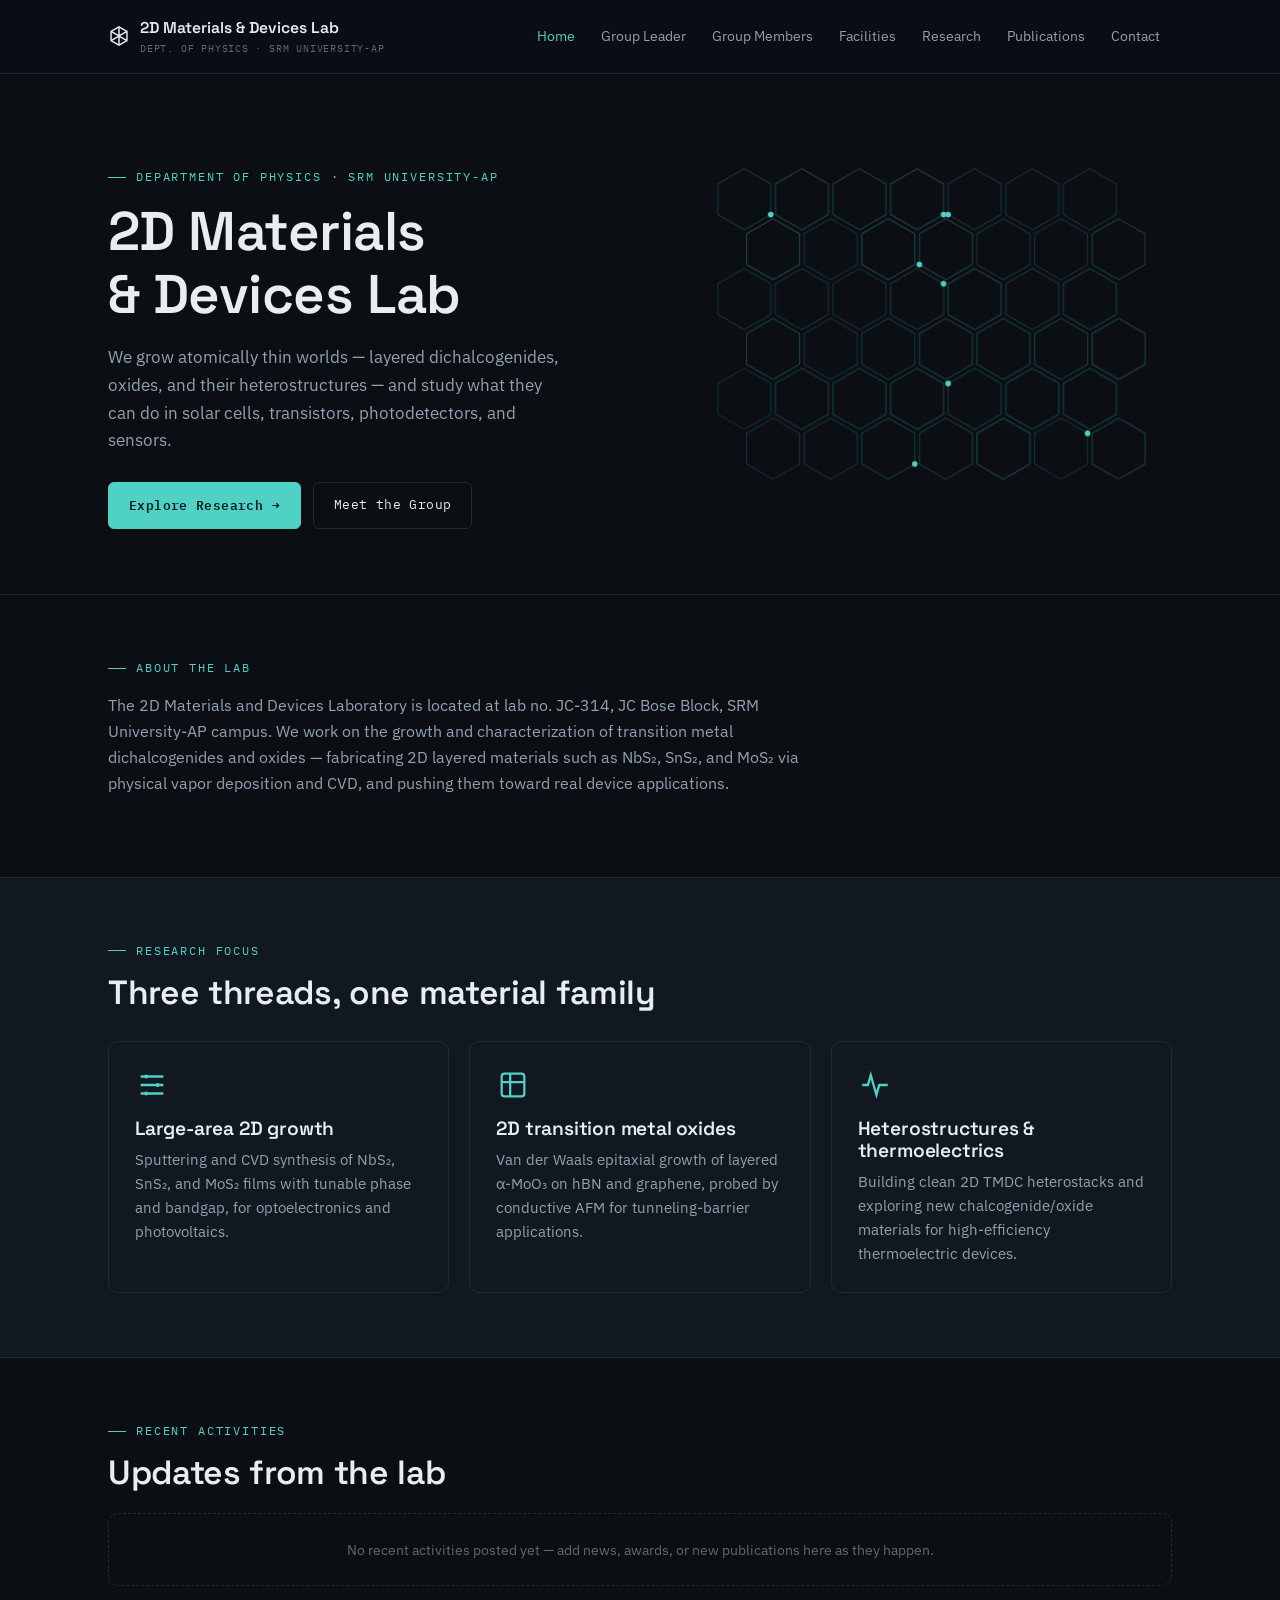
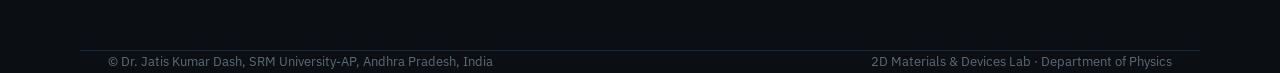
<file: index.html>
<!DOCTYPE html>
<html lang="en">
<head>
<meta charset="UTF-8">
<meta name="viewport" content="width=device-width, initial-scale=1.0">
<title>2D Materials &amp; Devices Lab — SRM University-AP</title>
<meta name="description" content="Research group of Dr. Jatis Kumar Dash, Department of Physics, SRM University-AP. Growth and characterization of 2D layered materials for device applications.">
<link rel="preconnect" href="https://fonts.googleapis.com">
<link href="https://fonts.googleapis.com/css2?family=Space+Grotesk:wght@500;600;700&family=IBM+Plex+Sans:wght@400;500&family=IBM+Plex+Mono:wght@400;500&display=swap" rel="stylesheet">
<link rel="icon" type="image/svg+xml" href="favicon.svg">
<link rel="stylesheet" href="css/style.css">
</head>
<body>

<header class="site-nav">
  <div class="nav-inner">
    <a class="brand" href="index.html">
      <svg class="brand-mark" viewBox="0 0 24 24" fill="none" stroke="currentColor" stroke-width="1.6"><path d="M12 2l8.66 5v10L12 22l-8.66-5V7z"/><path d="M12 2v20M3.34 7l8.66 5 8.66-5M3.34 17l8.66-5 8.66 5"/></svg>
      <span>2D Materials &amp; Devices Lab<small>Dept. of Physics · SRM University-AP</small></span>
    </a>
    <nav class="links">
      <a href="index.html">Home</a>
      <a href="group-leader.html">Group Leader</a>
      <a href="group-members.html">Group Members</a>
      <a href="facilities.html">Facilities</a>
      <a href="research.html">Research</a>
      <a href="publications.html">Publications</a>
      <a href="contact.html">Contact</a>
    </nav>
  </div>
</header>

<section class="hero">
  <div class="wrap hero-grid">
    <div>
      <div class="eyebrow">Department of Physics · SRM University-AP</div>
      <h1>2D Materials<br>&amp; Devices Lab</h1>
      <p class="lead">We grow atomically thin worlds — layered dichalcogenides, oxides, and their heterostructures — and study what they can do in solar cells, transistors, photodetectors, and sensors.</p>
      <div class="btn-row">
        <a href="research.html" class="btn btn-primary">Explore Research →</a>
        <a href="group-members.html" class="btn btn-ghost">Meet the Group</a>
      </div>
    </div>
    <div class="hero-lattice" style="color:var(--teal)" data-hex-lattice data-cols="7" data-rows="6" data-r="26" data-nodes="0.22"></div>
  </div>
</section>

<section>
  <div class="wrap">
    <div class="eyebrow">About the lab</div>
    <p style="max-width:70ch;font-size:1.02rem;">The 2D Materials and Devices Laboratory is located at lab no. JC-314, JC Bose Block, SRM University-AP campus. We work on the growth and characterization of transition metal dichalcogenides and oxides — fabricating 2D layered materials such as NbS₂, SnS₂, and MoS₂ via physical vapor deposition and CVD, and pushing them toward real device applications.</p>
  </div>
</section>

<section class="section-alt">
  <div class="wrap">
    <div class="eyebrow">Research Focus</div>
    <h2>Three threads, one material family</h2>
    <div class="grid grid-3" style="margin-top:28px;">
      <div class="card">
        <div class="icon"><svg viewBox="0 0 24 24" fill="none" stroke="currentColor" stroke-width="1.6"><path d="M4 6h16M4 12h16M4 18h16"/><circle cx="8" cy="6" r="1.4" fill="currentColor" stroke="none"/><circle cx="16" cy="12" r="1.4" fill="currentColor" stroke="none"/><circle cx="8" cy="18" r="1.4" fill="currentColor" stroke="none"/></svg></div>
        <h3>Large-area 2D growth</h3>
        <p>Sputtering and CVD synthesis of NbS₂, SnS₂, and MoS₂ films with tunable phase and bandgap, for optoelectronics and photovoltaics.</p>
      </div>
      <div class="card">
        <div class="icon"><svg viewBox="0 0 24 24" fill="none" stroke="currentColor" stroke-width="1.6"><rect x="4" y="4" width="16" height="16" rx="2"/><path d="M4 10h16M10 4v16"/></svg></div>
        <h3>2D transition metal oxides</h3>
        <p>Van der Waals epitaxial growth of layered α-MoO₃ on hBN and graphene, probed by conductive AFM for tunneling-barrier applications.</p>
      </div>
      <div class="card">
        <div class="icon"><svg viewBox="0 0 24 24" fill="none" stroke="currentColor" stroke-width="1.6"><path d="M3 12h4l2-7 4 14 2-7h6"/></svg></div>
        <h3>Heterostructures &amp; thermoelectrics</h3>
        <p>Building clean 2D TMDC heterostacks and exploring new chalcogenide/oxide materials for high-efficiency thermoelectric devices.</p>
      </div>
    </div>
  </div>
</section>

<section>
  <div class="wrap">
    <div class="eyebrow">Recent Activities</div>
    <h2>Updates from the lab</h2>
    <div class="empty-note" style="margin-top:20px;">No recent activities posted yet — add news, awards, or new publications here as they happen.</div>
  </div>
</section>

<footer class="wrap">
  <div>© Dr. Jatis Kumar Dash, SRM University-AP, Andhra Pradesh, India</div>
  <div>2D Materials &amp; Devices Lab · Department of Physics</div>
</footer>

<script src="js/data.js"></script>
<script src="js/render.js"></script>
<script src="js/main.js"></script>
<script src="js/effects.js"></script>
</body>
</html>
</file>
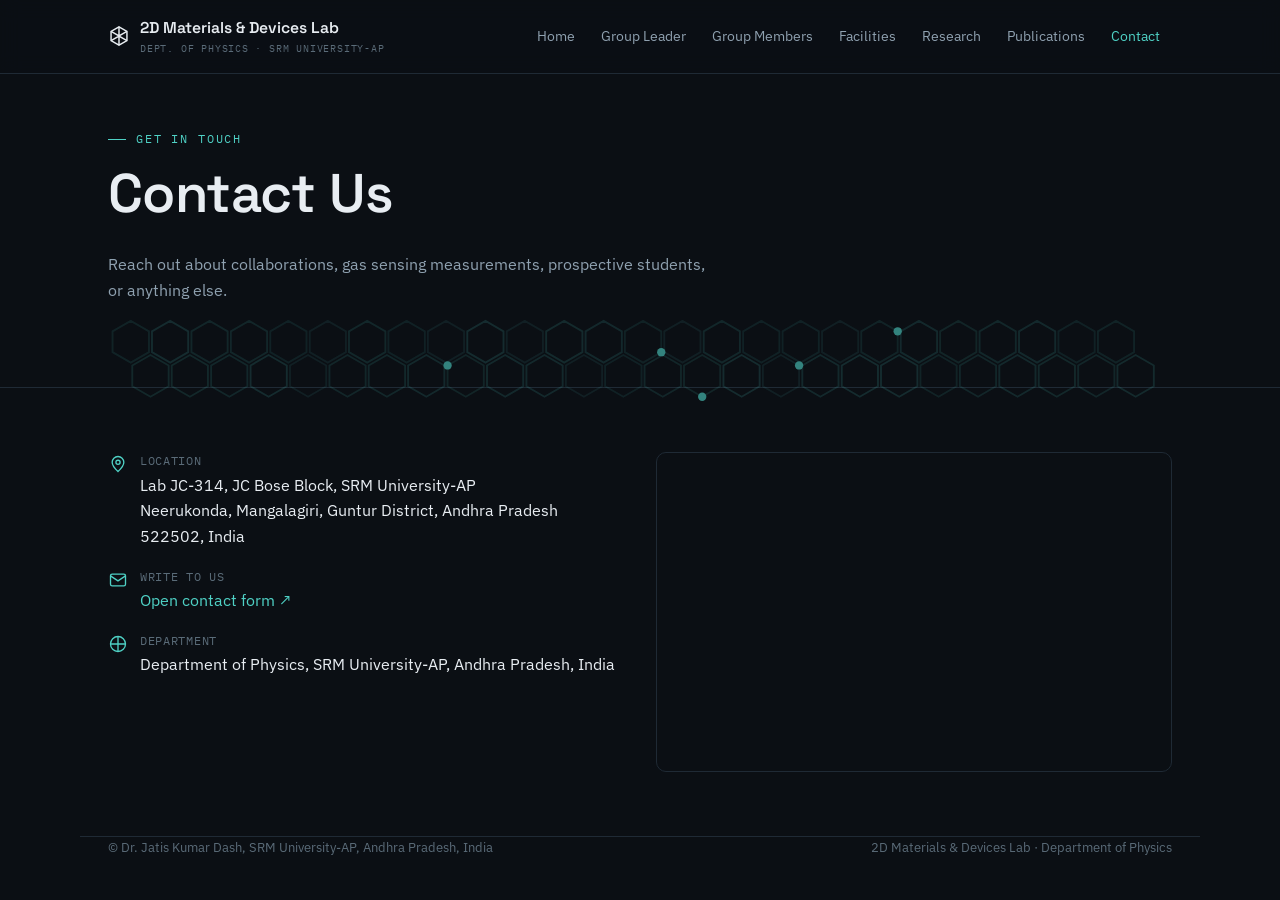
<file: contact.html>
<!DOCTYPE html>
<html lang="en">
<head>
<meta charset="UTF-8">
<meta name="viewport" content="width=device-width, initial-scale=1.0">
<title>Contact — 2D Materials &amp; Devices Lab</title>
<link rel="preconnect" href="https://fonts.googleapis.com">
<link href="https://fonts.googleapis.com/css2?family=Space+Grotesk:wght@500;600;700&family=IBM+Plex+Sans:wght@400;500&family=IBM+Plex+Mono:wght@400;500&display=swap" rel="stylesheet">
<link rel="icon" type="image/svg+xml" href="favicon.svg">
<link rel="stylesheet" href="css/style.css">
</head>
<body>

<header class="site-nav">
  <div class="nav-inner">
    <a class="brand" href="index.html">
      <svg class="brand-mark" viewBox="0 0 24 24" fill="none" stroke="currentColor" stroke-width="1.6"><path d="M12 2l8.66 5v10L12 22l-8.66-5V7z"/><path d="M12 2v20M3.34 7l8.66 5 8.66-5M3.34 17l8.66-5 8.66 5"/></svg>
      <span>2D Materials &amp; Devices Lab<small>Dept. of Physics · SRM University-AP</small></span>
    </a>
    <nav class="links">
      <a href="index.html">Home</a>
      <a href="group-leader.html">Group Leader</a>
      <a href="group-members.html">Group Members</a>
      <a href="facilities.html">Facilities</a>
      <a href="research.html">Research</a>
      <a href="publications.html">Publications</a>
      <a href="contact.html">Contact</a>
    </nav>
  </div>
</header>

<section class="page-hero">
  <div class="wrap">
    <div class="eyebrow">Get in touch</div>
    <h1>Contact Us</h1>
    <p class="lead">Reach out about collaborations, gas sensing measurements, prospective students, or anything else.</p>
    <div class="divider-lattice" style="color:var(--teal)" data-hex-lattice data-cols="26" data-rows="2" data-r="12" data-nodes="0.1"></div>
</div>
</section>

<section>
  <div class="wrap contact-grid">
    <div>
      <div class="contact-line">
        <svg viewBox="0 0 24 24" fill="none" stroke="currentColor" stroke-width="1.6"><path d="M12 21s-7-6.2-7-11a7 7 0 0 1 14 0c0 4.8-7 11-7 11z"/><circle cx="12" cy="10" r="2.5"/></svg>
        <div>
          <div class="label">Location</div>
          <div>Lab JC-314, JC Bose Block, SRM University-AP<br>Neerukonda, Mangalagiri, Guntur District, Andhra Pradesh 522502, India</div>
        </div>
      </div>
      <div class="contact-line">
        <svg viewBox="0 0 24 24" fill="none" stroke="currentColor" stroke-width="1.6"><rect x="3" y="5" width="18" height="14" rx="2"/><path d="M3 7l9 6 9-6"/></svg>
        <div>
          <div class="label">Write to us</div>
          <div><a href="https://docs.google.com/forms/d/e/1FAIpQLSc23PiqU0Q-rOay5rLy9vP5aVJXvHP0BSJbAg3dWw61W7QMjA/viewform" target="_blank" rel="noopener" style="color:var(--teal)">Open contact form ↗</a></div>
        </div>
      </div>
      <div class="contact-line">
        <svg viewBox="0 0 24 24" fill="none" stroke="currentColor" stroke-width="1.6"><circle cx="12" cy="12" r="9"/><path d="M12 3v18M3 12h18"/></svg>
        <div>
          <div class="label">Department</div>
          <div>Department of Physics, SRM University-AP, Andhra Pradesh, India</div>
        </div>
      </div>
    </div>
    <div class="map-frame">
      <iframe src="https://www.google.com/maps?q=Neerukonda,+Mangalagiri+Mandal,+Guntur+District,+Mangalagiri,+Andhra+Pradesh+522502,+India+(SRM+University+AP)&output=embed" loading="lazy" allowfullscreen></iframe>
    </div>
  </div>
</section>

<footer class="wrap">
  <div>© Dr. Jatis Kumar Dash, SRM University-AP, Andhra Pradesh, India</div>
  <div>2D Materials &amp; Devices Lab · Department of Physics</div>
</footer>

<script src="js/data.js"></script>
<script src="js/render.js"></script>
<script src="js/main.js"></script>
<script src="js/effects.js"></script>
</body>
</html>
</file>
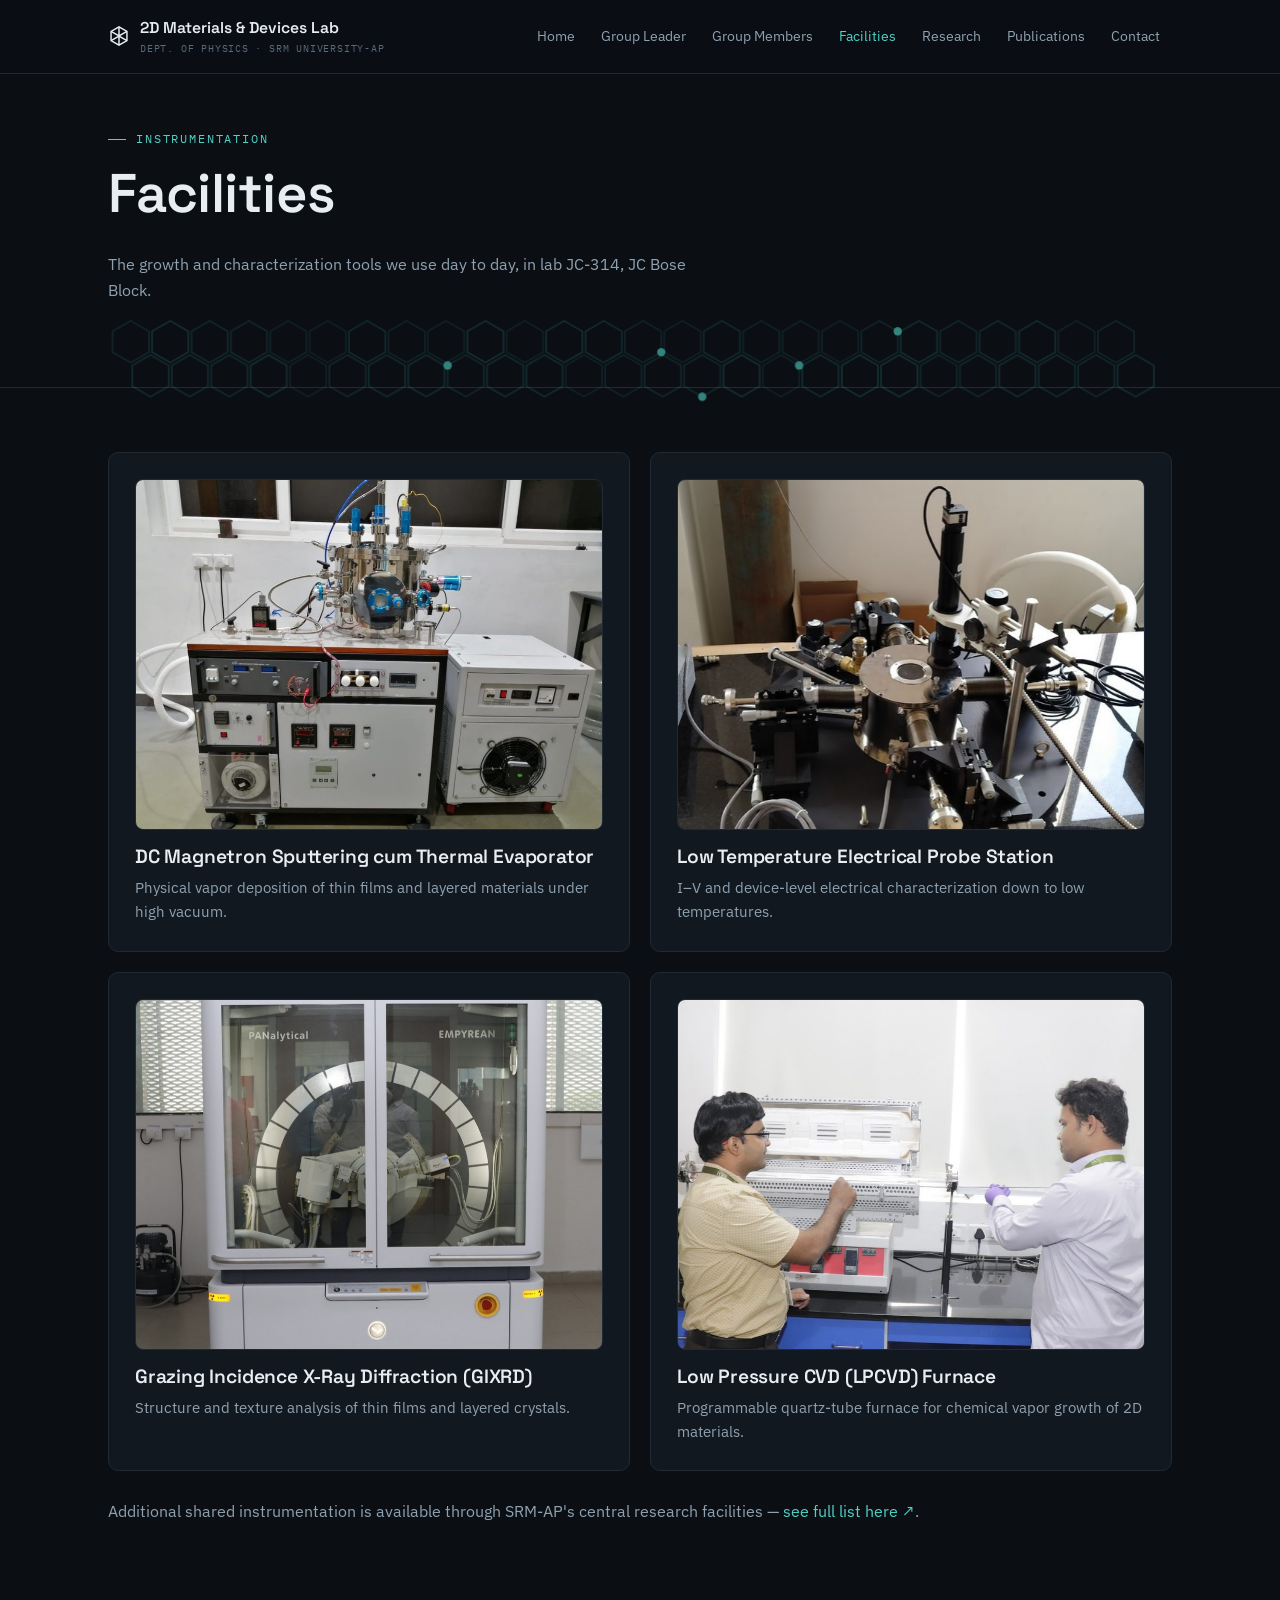
<file: facilities.html>
<!DOCTYPE html>
<html lang="en">
<head>
<meta charset="UTF-8">
<meta name="viewport" content="width=device-width, initial-scale=1.0">
<title>Facilities — 2D Materials &amp; Devices Lab</title>
<link rel="preconnect" href="https://fonts.googleapis.com">
<link href="https://fonts.googleapis.com/css2?family=Space+Grotesk:wght@500;600;700&family=IBM+Plex+Sans:wght@400;500&family=IBM+Plex+Mono:wght@400;500&display=swap" rel="stylesheet">
<link rel="icon" type="image/svg+xml" href="favicon.svg">
<link rel="stylesheet" href="css/style.css">
</head>
<body>

<header class="site-nav">
  <div class="nav-inner">
    <a class="brand" href="index.html">
      <svg class="brand-mark" viewBox="0 0 24 24" fill="none" stroke="currentColor" stroke-width="1.6"><path d="M12 2l8.66 5v10L12 22l-8.66-5V7z"/><path d="M12 2v20M3.34 7l8.66 5 8.66-5M3.34 17l8.66-5 8.66 5"/></svg>
      <span>2D Materials &amp; Devices Lab<small>Dept. of Physics · SRM University-AP</small></span>
    </a>
    <nav class="links">
      <a href="index.html">Home</a>
      <a href="group-leader.html">Group Leader</a>
      <a href="group-members.html">Group Members</a>
      <a href="facilities.html">Facilities</a>
      <a href="research.html">Research</a>
      <a href="publications.html">Publications</a>
      <a href="contact.html">Contact</a>
    </nav>
  </div>
</header>

<section class="page-hero">
  <div class="wrap">
    <div class="eyebrow">Instrumentation</div>
    <h1>Facilities</h1>
    <p class="lead">The growth and characterization tools we use day to day, in lab JC-314, JC Bose Block.</p>
    <div class="divider-lattice" style="color:var(--teal)" data-hex-lattice data-cols="26" data-rows="2" data-r="12" data-nodes="0.1"></div>
</div>
</section>

<section>
  <div class="wrap">
    <div class="grid grid-2" id="facilities-list"></div>
    <p style="margin-top:28px;">Additional shared instrumentation is available through SRM-AP's central research facilities — <a href="https://srmap.edu.in/research-home/central-research-facilities/" target="_blank" rel="noopener" style="color:var(--teal)">see full list here ↗</a>.</p>
  </div>
</section>

<footer class="wrap">
  <div>© Dr. Jatis Kumar Dash, SRM University-AP, Andhra Pradesh, India</div>
  <div>2D Materials &amp; Devices Lab · Department of Physics</div>
</footer>

<script src="js/data.js"></script>
<script src="js/render.js"></script>
<script src="js/main.js"></script>
<script src="js/effects.js"></script>
</body>
</html>
</file>
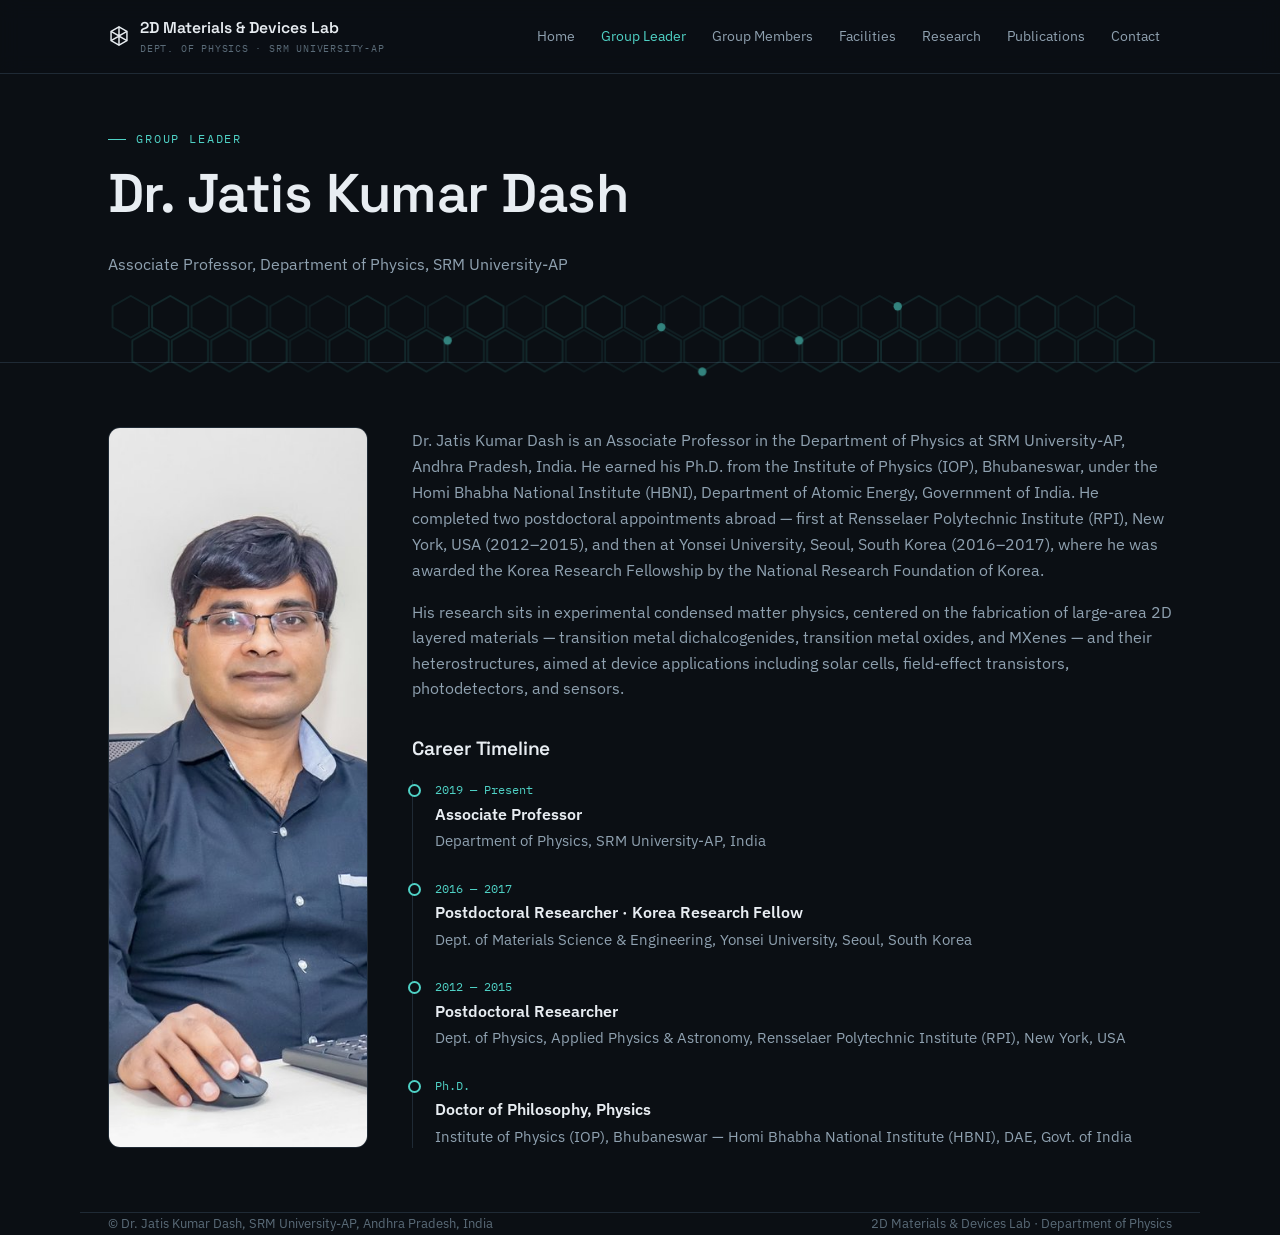
<file: group-leader.html>
<!DOCTYPE html>
<html lang="en">
<head>
<meta charset="UTF-8">
<meta name="viewport" content="width=device-width, initial-scale=1.0">
<title>Group Leader — 2D Materials &amp; Devices Lab</title>
<link rel="preconnect" href="https://fonts.googleapis.com">
<link href="https://fonts.googleapis.com/css2?family=Space+Grotesk:wght@500;600;700&family=IBM+Plex+Sans:wght@400;500&family=IBM+Plex+Mono:wght@400;500&display=swap" rel="stylesheet">
<link rel="icon" type="image/svg+xml" href="favicon.svg">
<link rel="stylesheet" href="css/style.css">
</head>
<body>

<header class="site-nav">
  <div class="nav-inner">
    <a class="brand" href="index.html">
      <svg class="brand-mark" viewBox="0 0 24 24" fill="none" stroke="currentColor" stroke-width="1.6"><path d="M12 2l8.66 5v10L12 22l-8.66-5V7z"/><path d="M12 2v20M3.34 7l8.66 5 8.66-5M3.34 17l8.66-5 8.66 5"/></svg>
      <span>2D Materials &amp; Devices Lab<small>Dept. of Physics · SRM University-AP</small></span>
    </a>
    <nav class="links">
      <a href="index.html">Home</a>
      <a href="group-leader.html">Group Leader</a>
      <a href="group-members.html">Group Members</a>
      <a href="facilities.html">Facilities</a>
      <a href="research.html">Research</a>
      <a href="publications.html">Publications</a>
      <a href="contact.html">Contact</a>
    </nav>
  </div>
</header>

<section class="page-hero">
  <div class="wrap">
    <div class="eyebrow">Group Leader</div>
    <h1>Dr. Jatis Kumar Dash</h1>
    <p class="lead">Associate Professor, Department of Physics, SRM University-AP</p>
    <div class="divider-lattice" style="color:var(--teal)" data-hex-lattice data-cols="26" data-rows="2" data-r="12" data-nodes="0.1"></div>
</div>
</section>

<section>
  <div class="wrap leader-block">
    <img class="leader-photo" src="images/jatis-kumar-dash.jpg" alt="Dr. Jatis Kumar Dash">
    <div>
      <p style="font-size:1.02rem;">Dr. Jatis Kumar Dash is an Associate Professor in the Department of Physics at SRM University-AP, Andhra Pradesh, India. He earned his Ph.D. from the Institute of Physics (IOP), Bhubaneswar, under the Homi Bhabha National Institute (HBNI), Department of Atomic Energy, Government of India. He completed two postdoctoral appointments abroad — first at Rensselaer Polytechnic Institute (RPI), New York, USA (2012–2015), and then at Yonsei University, Seoul, South Korea (2016–2017), where he was awarded the Korea Research Fellowship by the National Research Foundation of Korea.</p>
      <p>His research sits in experimental condensed matter physics, centered on the fabrication of large-area 2D layered materials — transition metal dichalcogenides, transition metal oxides, and MXenes — and their heterostructures, aimed at device applications including solar cells, field-effect transistors, photodetectors, and sensors.</p>

      <h3 style="margin-top:36px;">Career Timeline</h3>
      <div class="timeline">
        <div class="tl-item">
          <div class="tl-date mono">2019 — Present</div>
          <div class="tl-title">Associate Professor</div>
          <div class="tl-place">Department of Physics, SRM University-AP, India</div>
        </div>
        <div class="tl-item">
          <div class="tl-date mono">2016 — 2017</div>
          <div class="tl-title">Postdoctoral Researcher · Korea Research Fellow</div>
          <div class="tl-place">Dept. of Materials Science &amp; Engineering, Yonsei University, Seoul, South Korea</div>
        </div>
        <div class="tl-item">
          <div class="tl-date mono">2012 — 2015</div>
          <div class="tl-title">Postdoctoral Researcher</div>
          <div class="tl-place">Dept. of Physics, Applied Physics &amp; Astronomy, Rensselaer Polytechnic Institute (RPI), New York, USA</div>
        </div>
        <div class="tl-item">
          <div class="tl-date mono">Ph.D.</div>
          <div class="tl-title">Doctor of Philosophy, Physics</div>
          <div class="tl-place">Institute of Physics (IOP), Bhubaneswar — Homi Bhabha National Institute (HBNI), DAE, Govt. of India</div>
        </div>
      </div>
    </div>
  </div>
</section>

<footer class="wrap">
  <div>© Dr. Jatis Kumar Dash, SRM University-AP, Andhra Pradesh, India</div>
  <div>2D Materials &amp; Devices Lab · Department of Physics</div>
</footer>

<script src="js/data.js"></script>
<script src="js/render.js"></script>
<script src="js/main.js"></script>
<script src="js/effects.js"></script>
</body>
</html>
</file>
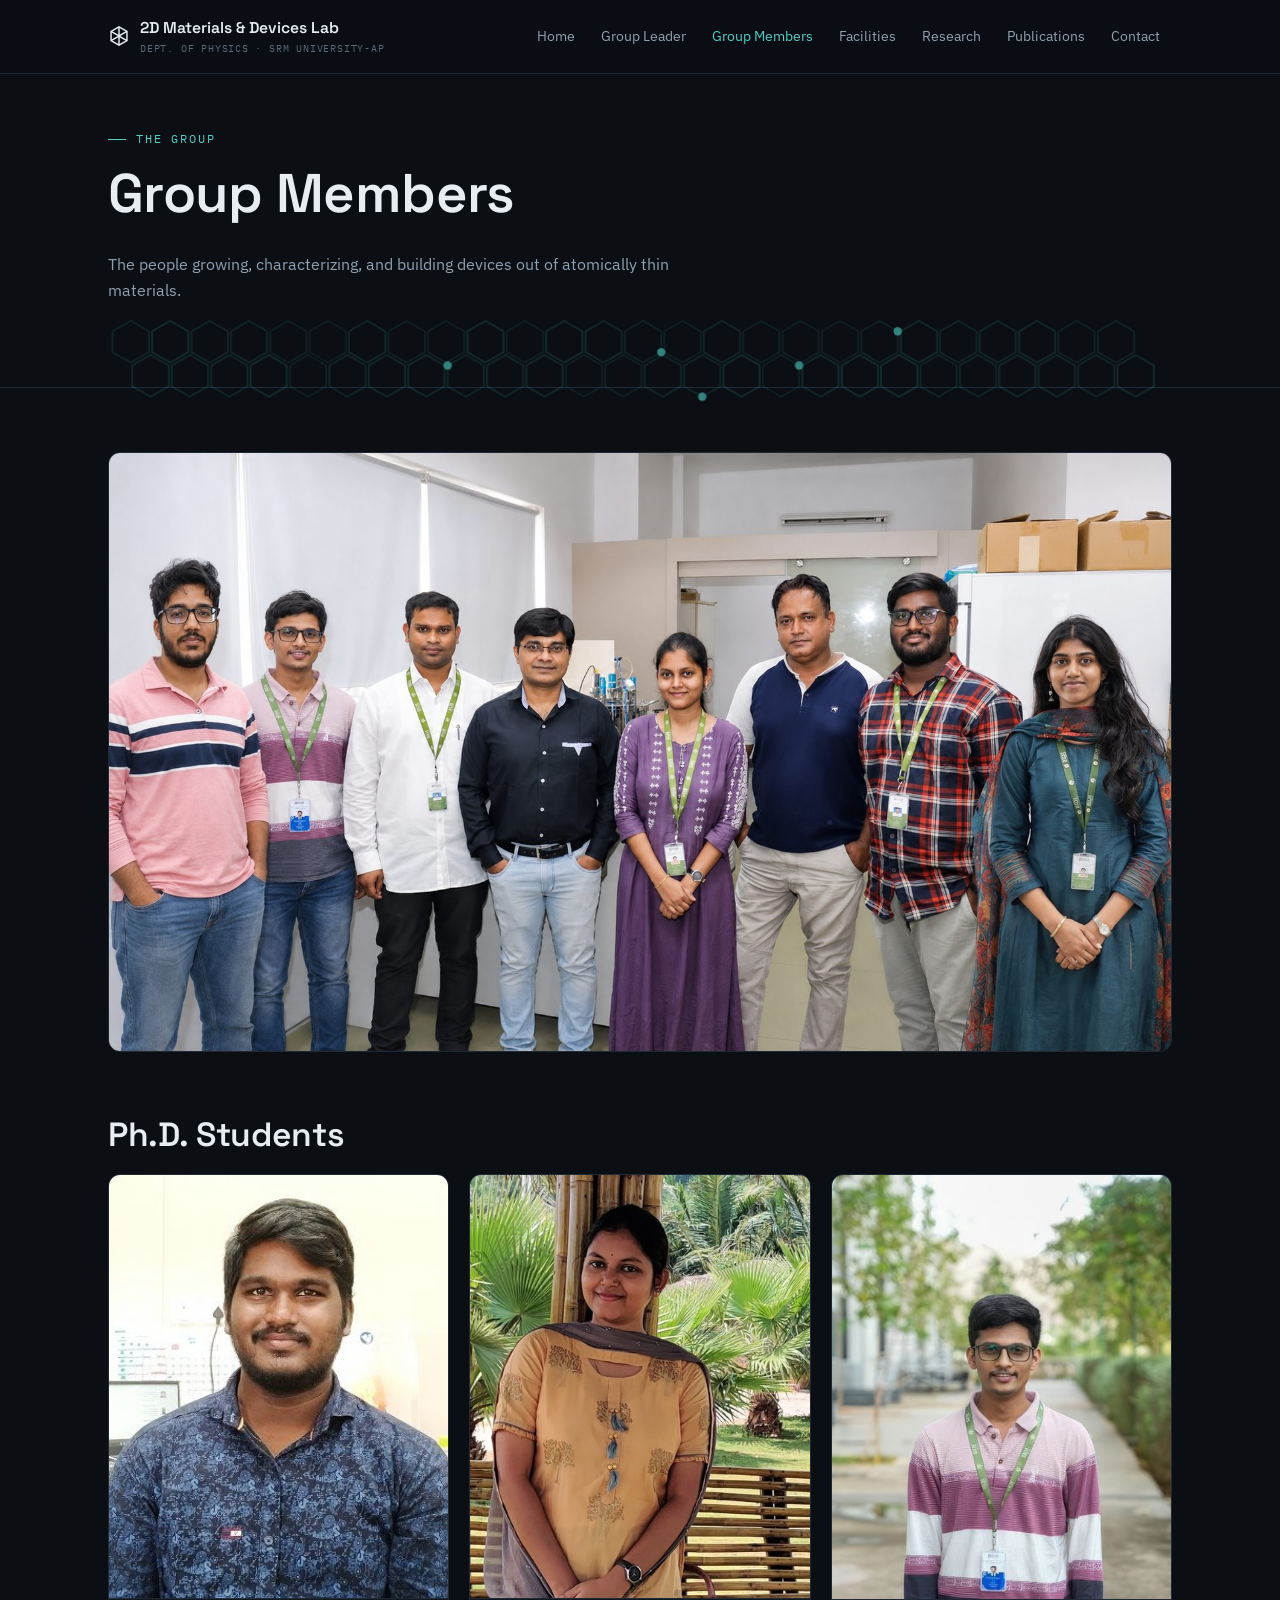
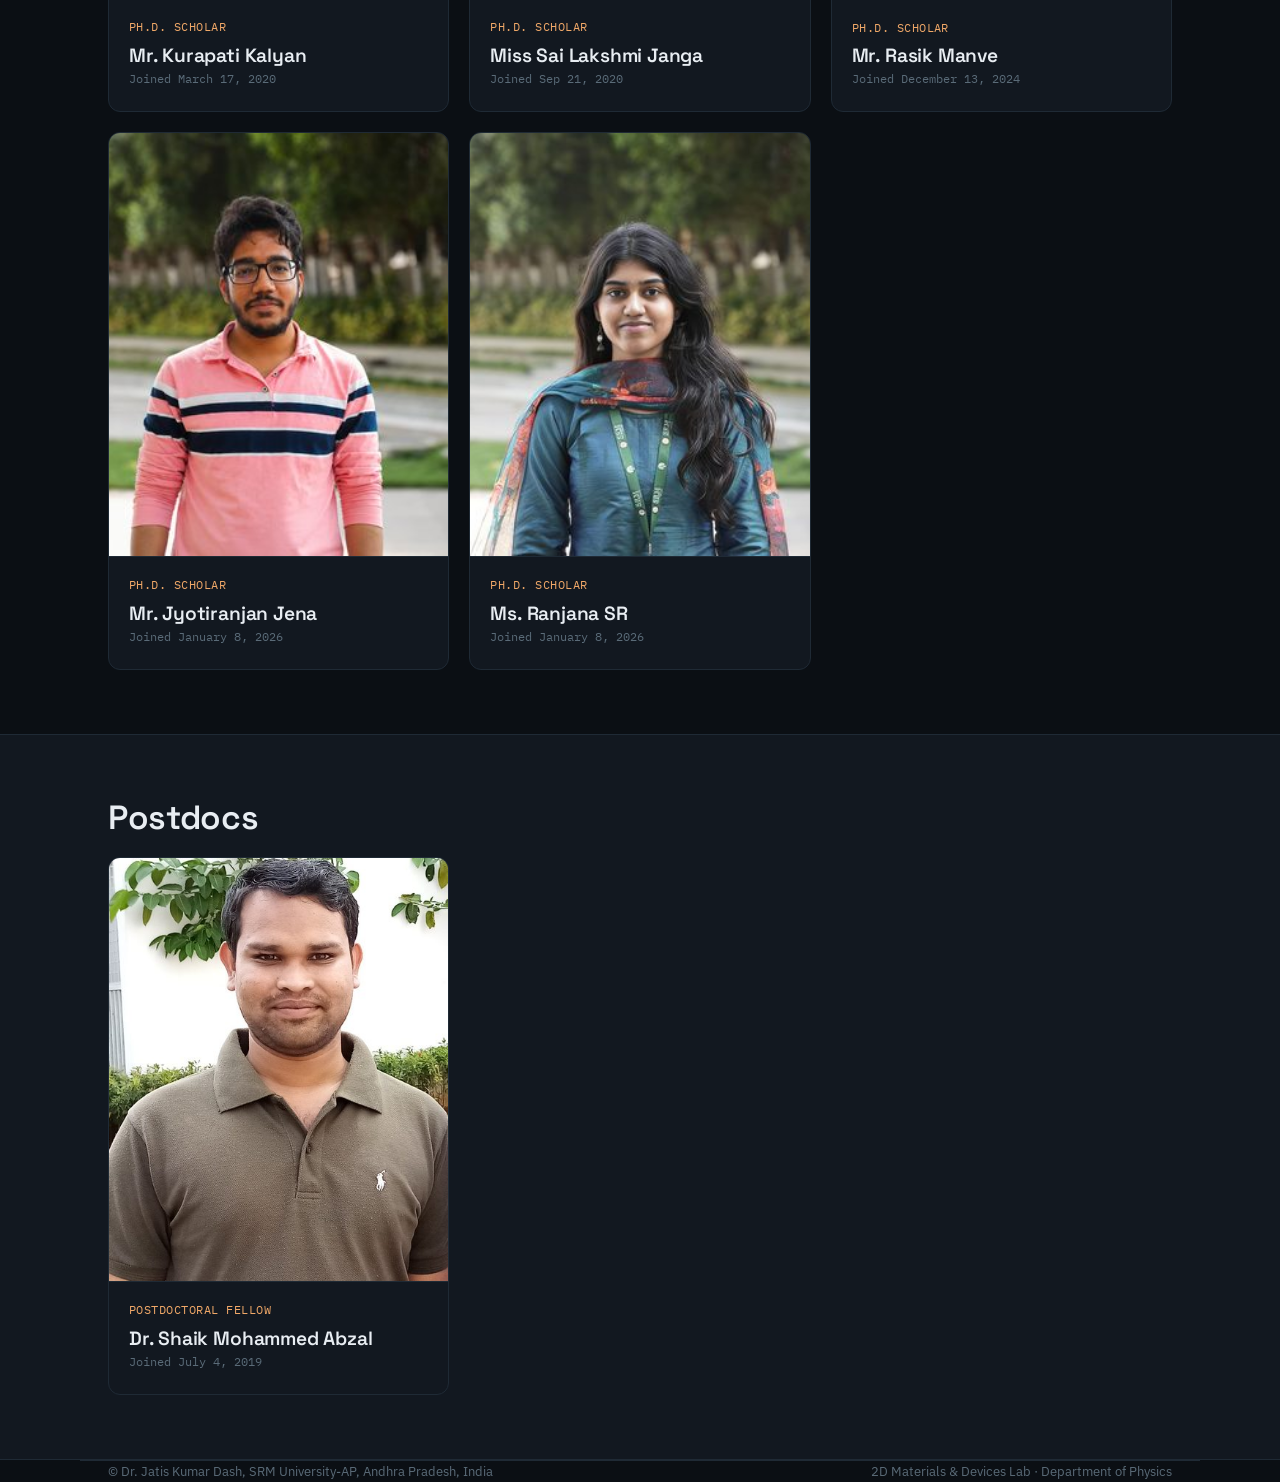
<file: group-members.html>
<!DOCTYPE html>
<html lang="en">
<head>
<meta charset="UTF-8">
<meta name="viewport" content="width=device-width, initial-scale=1.0">
<title>Group Members — 2D Materials &amp; Devices Lab</title>
<link rel="preconnect" href="https://fonts.googleapis.com">
<link href="https://fonts.googleapis.com/css2?family=Space+Grotesk:wght@500;600;700&family=IBM+Plex+Sans:wght@400;500&family=IBM+Plex+Mono:wght@400;500&display=swap" rel="stylesheet">
<link rel="icon" type="image/svg+xml" href="favicon.svg">
<link rel="stylesheet" href="css/style.css">
</head>
<body>

<header class="site-nav">
  <div class="nav-inner">
    <a class="brand" href="index.html">
      <svg class="brand-mark" viewBox="0 0 24 24" fill="none" stroke="currentColor" stroke-width="1.6"><path d="M12 2l8.66 5v10L12 22l-8.66-5V7z"/><path d="M12 2v20M3.34 7l8.66 5 8.66-5M3.34 17l8.66-5 8.66 5"/></svg>
      <span>2D Materials &amp; Devices Lab<small>Dept. of Physics · SRM University-AP</small></span>
    </a>
    <nav class="links">
      <a href="index.html">Home</a>
      <a href="group-leader.html">Group Leader</a>
      <a href="group-members.html">Group Members</a>
      <a href="facilities.html">Facilities</a>
      <a href="research.html">Research</a>
      <a href="publications.html">Publications</a>
      <a href="contact.html">Contact</a>
    </nav>
  </div>
</header>

<section class="page-hero">
  <div class="wrap">
    <div class="eyebrow">The Group</div>
    <h1>Group Members</h1>
    <p class="lead">The people growing, characterizing, and building devices out of atomically thin materials.</p>
    <div class="divider-lattice" style="color:var(--teal)" data-hex-lattice data-cols="26" data-rows="2" data-r="12" data-nodes="0.1"></div>
</div>
</section>

<section style="padding-bottom:0;">
  <div class="wrap">
    <img src="images/group-photo.jpg" alt="2D Materials and Devices Lab group photo" style="width:100%;border-radius:12px;border:1px solid var(--border);">
  </div>
</section>

<section>
  <div class="wrap">
    <h2>Ph.D. Students</h2>
    <div class="grid grid-3" id="phd-list" style="margin-top:20px;"></div>
  </div>
</section>

<section class="section-alt">
  <div class="wrap">
    <h2>Postdocs</h2>
    <div class="grid grid-3" id="postdoc-list" style="margin-top:20px;"></div>
  </div>
</section>

<footer class="wrap">
  <div>© Dr. Jatis Kumar Dash, SRM University-AP, Andhra Pradesh, India</div>
  <div>2D Materials &amp; Devices Lab · Department of Physics</div>
</footer>

<script src="js/data.js"></script>
<script src="js/render.js"></script>
<script src="js/main.js"></script>
<script src="js/effects.js"></script>
</body>
</html>
</file>
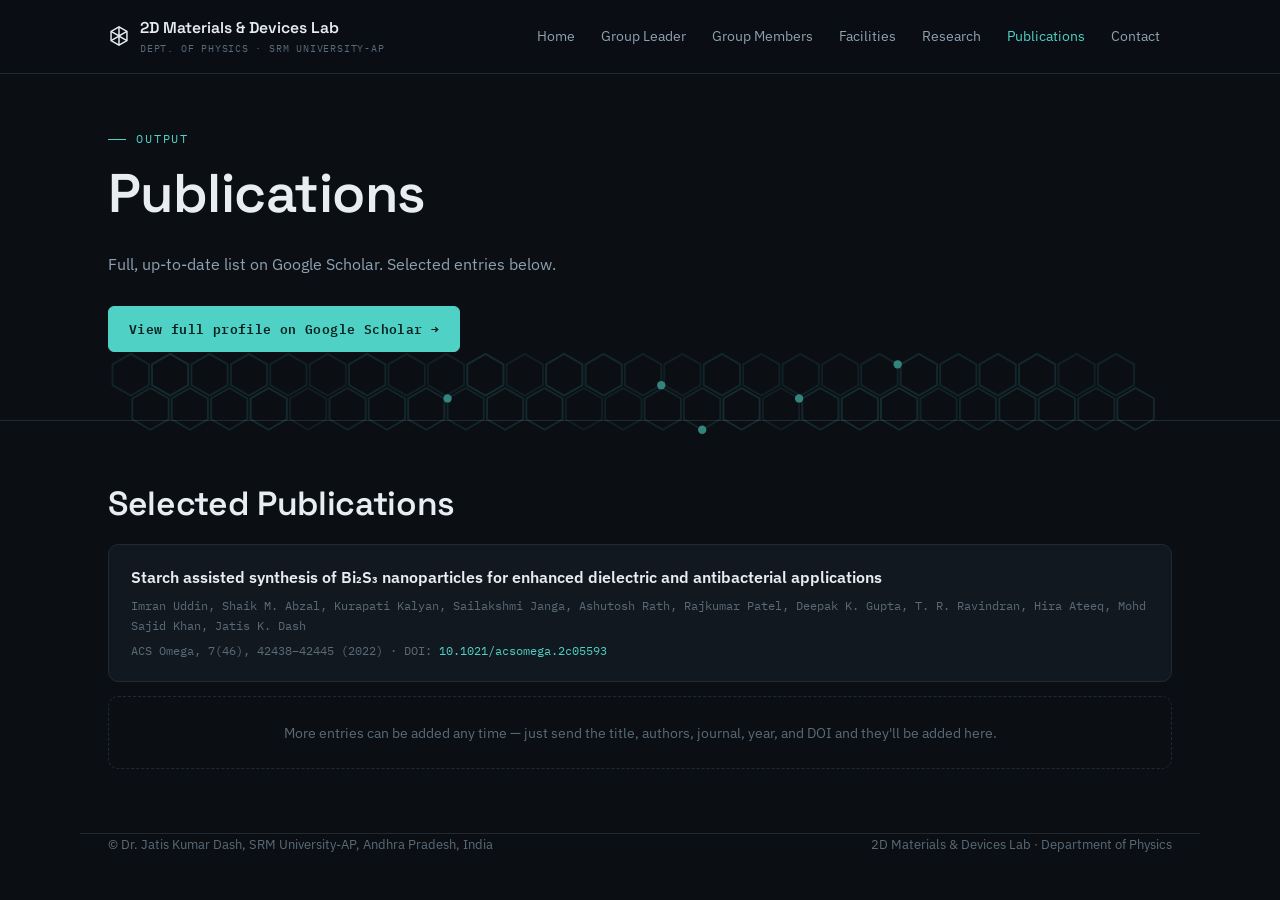
<file: publications.html>
<!DOCTYPE html>
<html lang="en">
<head>
<meta charset="UTF-8">
<meta name="viewport" content="width=device-width, initial-scale=1.0">
<title>Publications — 2D Materials &amp; Devices Lab</title>
<link rel="preconnect" href="https://fonts.googleapis.com">
<link href="https://fonts.googleapis.com/css2?family=Space+Grotesk:wght@500;600;700&family=IBM+Plex+Sans:wght@400;500&family=IBM+Plex+Mono:wght@400;500&display=swap" rel="stylesheet">
<link rel="icon" type="image/svg+xml" href="favicon.svg">
<link rel="stylesheet" href="css/style.css">
</head>
<body>

<header class="site-nav">
  <div class="nav-inner">
    <a class="brand" href="index.html">
      <svg class="brand-mark" viewBox="0 0 24 24" fill="none" stroke="currentColor" stroke-width="1.6"><path d="M12 2l8.66 5v10L12 22l-8.66-5V7z"/><path d="M12 2v20M3.34 7l8.66 5 8.66-5M3.34 17l8.66-5 8.66 5"/></svg>
      <span>2D Materials &amp; Devices Lab<small>Dept. of Physics · SRM University-AP</small></span>
    </a>
    <nav class="links">
      <a href="index.html">Home</a>
      <a href="group-leader.html">Group Leader</a>
      <a href="group-members.html">Group Members</a>
      <a href="facilities.html">Facilities</a>
      <a href="research.html">Research</a>
      <a href="publications.html">Publications</a>
      <a href="contact.html">Contact</a>
    </nav>
  </div>
</header>

<section class="page-hero">
  <div class="wrap">
    <div class="eyebrow">Output</div>
    <h1>Publications</h1>
    <p class="lead">Full, up-to-date list on Google Scholar. Selected entries below.</p>
    <div class="btn-row">
      <a href="https://scholar.google.co.in/citations?user=4WWNP_EAAAAJ&hl=en" target="_blank" rel="noopener" class="btn btn-primary">View full profile on Google Scholar →</a>
    </div>
    <div class="divider-lattice" style="color:var(--teal)" data-hex-lattice data-cols="26" data-rows="2" data-r="12" data-nodes="0.1"></div>
</div>
</section>

<section>
  <div class="wrap">
    <h2>Selected Publications</h2>
    <div id="publications-list" style="margin-top:20px;"></div>
    <div class="empty-note" style="margin-top:10px;">More entries can be added any time — just send the title, authors, journal, year, and DOI and they'll be added here.</div>
  </div>
</section>

<footer class="wrap">
  <div>© Dr. Jatis Kumar Dash, SRM University-AP, Andhra Pradesh, India</div>
  <div>2D Materials &amp; Devices Lab · Department of Physics</div>
</footer>

<script src="js/data.js"></script>
<script src="js/render.js"></script>
<script src="js/main.js"></script>
<script src="js/effects.js"></script>
</body>
</html>
</file>
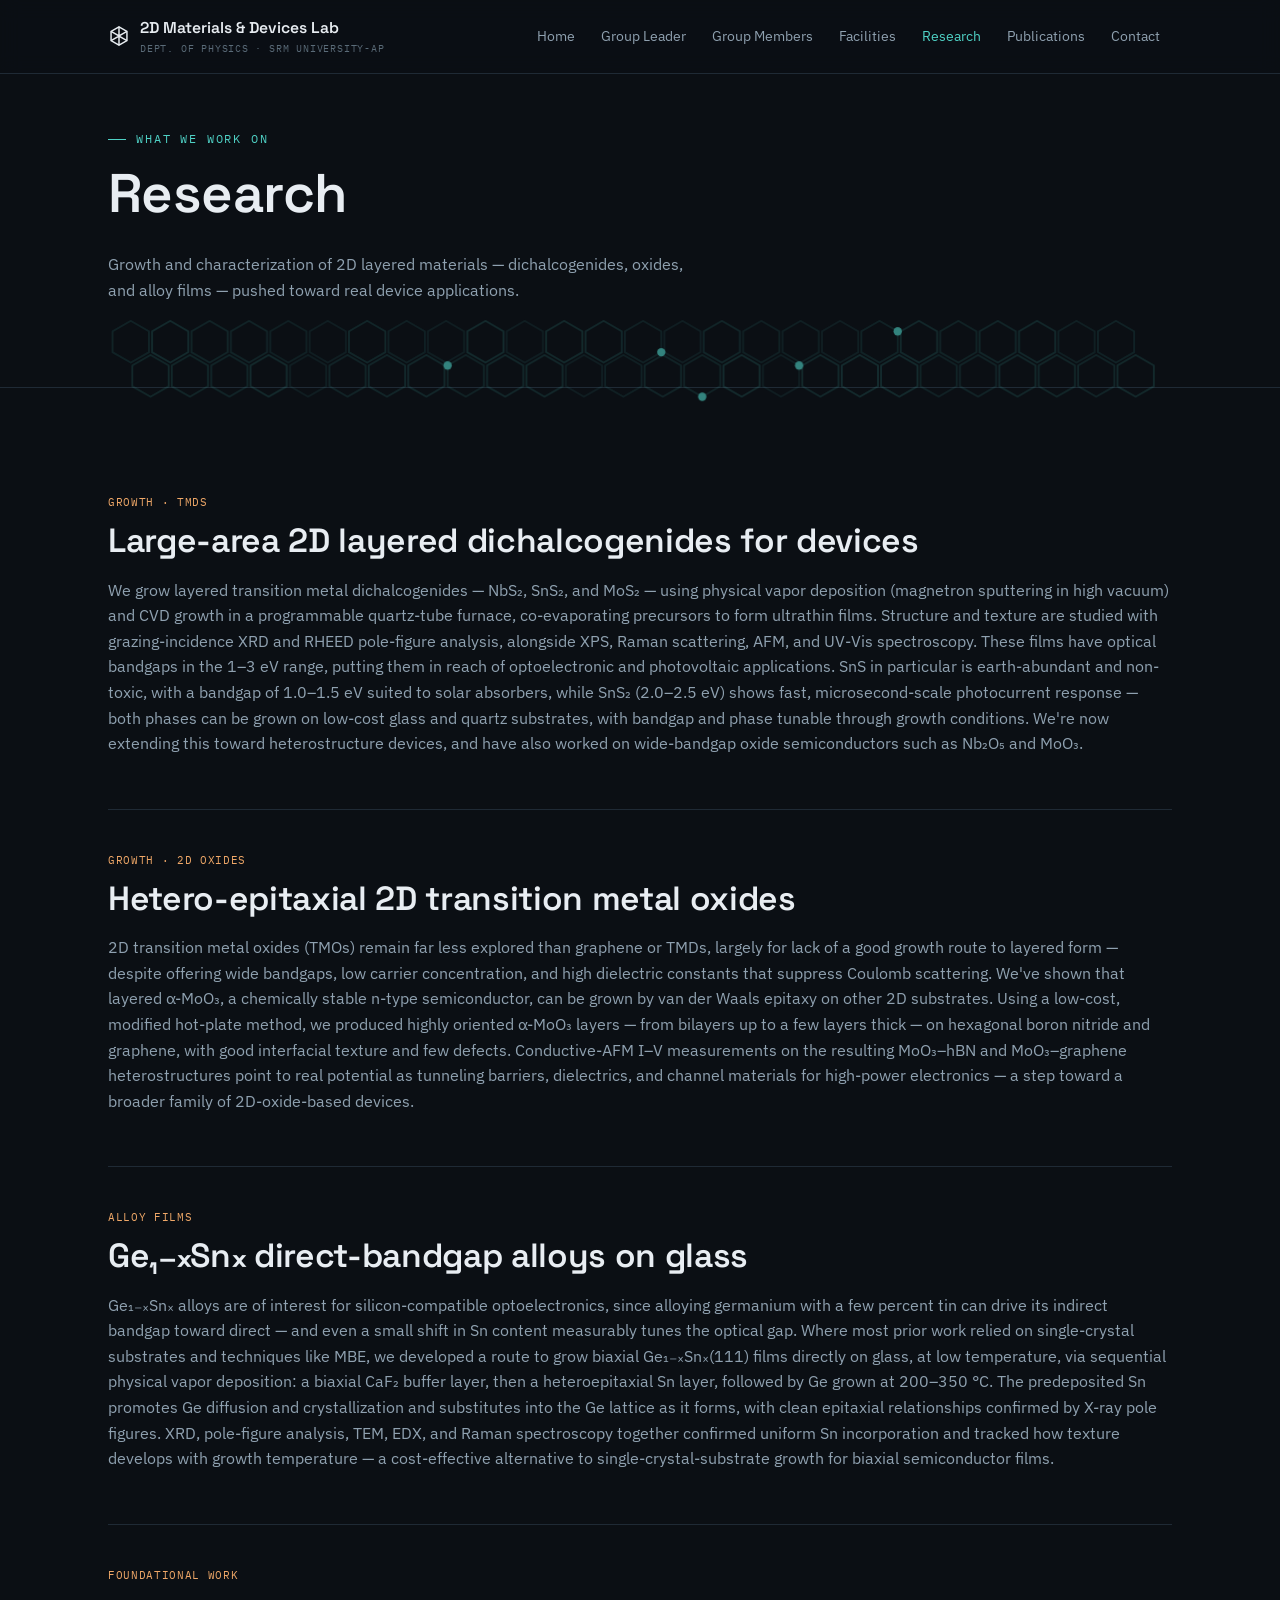
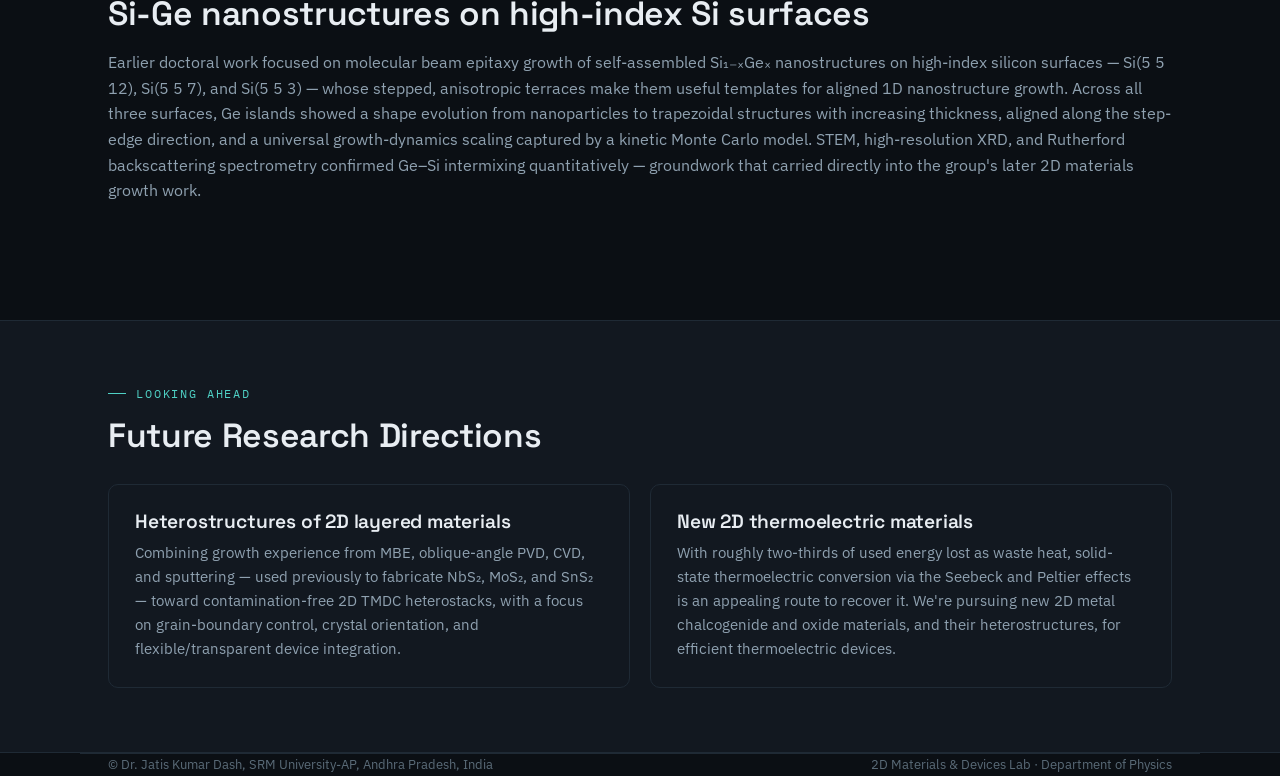
<file: research.html>
<!DOCTYPE html>
<html lang="en">
<head>
<meta charset="UTF-8">
<meta name="viewport" content="width=device-width, initial-scale=1.0">
<title>Research — 2D Materials &amp; Devices Lab</title>
<link rel="preconnect" href="https://fonts.googleapis.com">
<link href="https://fonts.googleapis.com/css2?family=Space+Grotesk:wght@500;600;700&family=IBM+Plex+Sans:wght@400;500&family=IBM+Plex+Mono:wght@400;500&display=swap" rel="stylesheet">
<link rel="icon" type="image/svg+xml" href="favicon.svg">
<link rel="stylesheet" href="css/style.css">
</head>
<body>

<header class="site-nav">
  <div class="nav-inner">
    <a class="brand" href="index.html">
      <svg class="brand-mark" viewBox="0 0 24 24" fill="none" stroke="currentColor" stroke-width="1.6"><path d="M12 2l8.66 5v10L12 22l-8.66-5V7z"/><path d="M12 2v20M3.34 7l8.66 5 8.66-5M3.34 17l8.66-5 8.66 5"/></svg>
      <span>2D Materials &amp; Devices Lab<small>Dept. of Physics · SRM University-AP</small></span>
    </a>
    <nav class="links">
      <a href="index.html">Home</a>
      <a href="group-leader.html">Group Leader</a>
      <a href="group-members.html">Group Members</a>
      <a href="facilities.html">Facilities</a>
      <a href="research.html">Research</a>
      <a href="publications.html">Publications</a>
      <a href="contact.html">Contact</a>
    </nav>
  </div>
</header>

<section class="page-hero">
  <div class="wrap">
    <div class="eyebrow">What we work on</div>
    <h1>Research</h1>
    <p class="lead">Growth and characterization of 2D layered materials — dichalcogenides, oxides, and alloy films — pushed toward real device applications.</p>
    <div class="divider-lattice" style="color:var(--teal)" data-hex-lattice data-cols="26" data-rows="2" data-r="12" data-nodes="0.1"></div>
</div>
</section>

<section>
  <div class="wrap">

    <div class="research-entry">
      <span class="tag">Growth · TMDs</span>
      <h2>Large-area 2D layered dichalcogenides for devices</h2>
      <p>We grow layered transition metal dichalcogenides — NbS₂, SnS₂, and MoS₂ — using physical vapor deposition (magnetron sputtering in high vacuum) and CVD growth in a programmable quartz-tube furnace, co-evaporating precursors to form ultrathin films. Structure and texture are studied with grazing-incidence XRD and RHEED pole-figure analysis, alongside XPS, Raman scattering, AFM, and UV-Vis spectroscopy. These films have optical bandgaps in the 1–3 eV range, putting them in reach of optoelectronic and photovoltaic applications. SnS in particular is earth-abundant and non-toxic, with a bandgap of 1.0–1.5 eV suited to solar absorbers, while SnS₂ (2.0–2.5 eV) shows fast, microsecond-scale photocurrent response — both phases can be grown on low-cost glass and quartz substrates, with bandgap and phase tunable through growth conditions. We're now extending this toward heterostructure devices, and have also worked on wide-bandgap oxide semiconductors such as Nb₂O₅ and MoO₃.</p>
    </div>

    <div class="research-entry">
      <span class="tag">Growth · 2D Oxides</span>
      <h2>Hetero-epitaxial 2D transition metal oxides</h2>
      <p>2D transition metal oxides (TMOs) remain far less explored than graphene or TMDs, largely for lack of a good growth route to layered form — despite offering wide bandgaps, low carrier concentration, and high dielectric constants that suppress Coulomb scattering. We've shown that layered α-MoO₃, a chemically stable n-type semiconductor, can be grown by van der Waals epitaxy on other 2D substrates. Using a low-cost, modified hot-plate method, we produced highly oriented α-MoO₃ layers — from bilayers up to a few layers thick — on hexagonal boron nitride and graphene, with good interfacial texture and few defects. Conductive-AFM I–V measurements on the resulting MoO₃–hBN and MoO₃–graphene heterostructures point to real potential as tunneling barriers, dielectrics, and channel materials for high-power electronics — a step toward a broader family of 2D-oxide-based devices.</p>
    </div>

    <div class="research-entry">
      <span class="tag">Alloy Films</span>
      <h2>Ge₁₋ₓSnₓ direct-bandgap alloys on glass</h2>
      <p>Ge₁₋ₓSnₓ alloys are of interest for silicon-compatible optoelectronics, since alloying germanium with a few percent tin can drive its indirect bandgap toward direct — and even a small shift in Sn content measurably tunes the optical gap. Where most prior work relied on single-crystal substrates and techniques like MBE, we developed a route to grow biaxial Ge₁₋ₓSnₓ(111) films directly on glass, at low temperature, via sequential physical vapor deposition: a biaxial CaF₂ buffer layer, then a heteroepitaxial Sn layer, followed by Ge grown at 200–350 °C. The predeposited Sn promotes Ge diffusion and crystallization and substitutes into the Ge lattice as it forms, with clean epitaxial relationships confirmed by X-ray pole figures. XRD, pole-figure analysis, TEM, EDX, and Raman spectroscopy together confirmed uniform Sn incorporation and tracked how texture develops with growth temperature — a cost-effective alternative to single-crystal-substrate growth for biaxial semiconductor films.</p>
    </div>

    <div class="research-entry">
      <span class="tag">Foundational Work</span>
      <h2>Si-Ge nanostructures on high-index Si surfaces</h2>
      <p>Earlier doctoral work focused on molecular beam epitaxy growth of self-assembled Si₁₋ₓGeₓ nanostructures on high-index silicon surfaces — Si(5 5 12), Si(5 5 7), and Si(5 5 3) — whose stepped, anisotropic terraces make them useful templates for aligned 1D nanostructure growth. Across all three surfaces, Ge islands showed a shape evolution from nanoparticles to trapezoidal structures with increasing thickness, aligned along the step-edge direction, and a universal growth-dynamics scaling captured by a kinetic Monte Carlo model. STEM, high-resolution XRD, and Rutherford backscattering spectrometry confirmed Ge–Si intermixing quantitatively — groundwork that carried directly into the group's later 2D materials growth work.</p>
    </div>

  </div>
</section>

<section class="section-alt">
  <div class="wrap">
    <div class="eyebrow">Looking ahead</div>
    <h2>Future Research Directions</h2>
    <div class="grid grid-2" style="margin-top:28px;">
      <div class="card">
        <h3>Heterostructures of 2D layered materials</h3>
        <p>Combining growth experience from MBE, oblique-angle PVD, CVD, and sputtering — used previously to fabricate NbS₂, MoS₂, and SnS₂ — toward contamination-free 2D TMDC heterostacks, with a focus on grain-boundary control, crystal orientation, and flexible/transparent device integration.</p>
      </div>
      <div class="card">
        <h3>New 2D thermoelectric materials</h3>
        <p>With roughly two-thirds of used energy lost as waste heat, solid-state thermoelectric conversion via the Seebeck and Peltier effects is an appealing route to recover it. We're pursuing new 2D metal chalcogenide and oxide materials, and their heterostructures, for efficient thermoelectric devices.</p>
      </div>
    </div>
  </div>
</section>

<footer class="wrap">
  <div>© Dr. Jatis Kumar Dash, SRM University-AP, Andhra Pradesh, India</div>
  <div>2D Materials &amp; Devices Lab · Department of Physics</div>
</footer>

<script src="js/data.js"></script>
<script src="js/render.js"></script>
<script src="js/main.js"></script>
<script src="js/effects.js"></script>
</body>
</html>
</file>
<file: css/style.css>
/* ==========================================================================
   2D Materials & Devices Lab — SRM University-AP
   Design tokens
   ========================================================================== */
:root {
  --bg:        #0B0F14;
  --surface:   #121820;
  --surface-2: #171F29;
  --border:    #1F2A35;
  --text:      #E8EDF2;
  --text-dim:  #8FA1B0;
  --text-faint:#5A6B78;
  --teal:      #4FD1C5;
  --teal-dim:  #2A6E68;
  --amber:     #F0A868;

  --font-display: 'Space Grotesk', 'Segoe UI', sans-serif;
  --font-body:    'IBM Plex Sans', 'Segoe UI', sans-serif;
  --font-mono:    'IBM Plex Mono', 'Courier New', monospace;

  --maxw: 1120px;
}

* { box-sizing: border-box; }
html { scroll-behavior: smooth; }

body {
  margin: 0;
  background: var(--bg);
  color: var(--text);
  font-family: var(--font-body);
  font-size: 16px;
  line-height: 1.6;
  -webkit-font-smoothing: antialiased;
}

/* faint atomic-vacancy noise texture on the base background */
body::before {
  content: "";
  position: fixed;
  inset: 0;
  pointer-events: none;
  background-image: radial-gradient(var(--border) 0.6px, transparent 0.6px);
  background-size: 26px 26px;
  opacity: 0.35;
  z-index: 0;
}

img { max-width: 100%; display: block; }
a { color: inherit; text-decoration: none; }

.wrap { max-width: var(--maxw); margin: 0 auto; padding: 0 28px; position: relative; z-index: 1; }

h1, h2, h3, h4 {
  font-family: var(--font-display);
  font-weight: 600;
  line-height: 1.15;
  margin: 0 0 0.5em;
  letter-spacing: -0.01em;
}

h1 { font-size: clamp(2.2rem, 5vw, 3.4rem); }
h2 { font-size: clamp(1.5rem, 3vw, 2.1rem); }
h3 { font-size: 1.2rem; }

p { color: var(--text-dim); margin: 0 0 1em; }

.eyebrow {
  font-family: var(--font-mono);
  font-size: 0.72rem;
  letter-spacing: 0.16em;
  text-transform: uppercase;
  color: var(--teal);
  display: flex;
  align-items: center;
  gap: 10px;
  margin-bottom: 14px;
}
.eyebrow::before {
  content: "";
  width: 18px;
  height: 1px;
  background: var(--teal);
  display: inline-block;
}

.mono { font-family: var(--font-mono); }

/* ---------- nav ---------- */
header.site-nav {
  position: sticky;
  top: 0;
  z-index: 50;
  background: rgba(11, 15, 20, 0.85);
  backdrop-filter: blur(10px);
  border-bottom: 1px solid var(--border);
}
.nav-inner {
  display: flex;
  align-items: center;
  justify-content: space-between;
  padding: 16px 28px;
  max-width: var(--maxw);
  margin: 0 auto;
}
.brand {
  display: flex;
  align-items: center;
  gap: 10px;
  font-family: var(--font-display);
  font-size: 0.98rem;
  font-weight: 600;
  color: var(--text);
}
.brand-mark { width: 22px; height: 22px; flex-shrink: 0; }
.brand small { display: block; font-family: var(--font-mono); font-weight: 400; font-size: 0.62rem; letter-spacing: 0.08em; color: var(--text-faint); text-transform: uppercase; }

nav.links { display: flex; gap: 2px; flex-wrap: wrap; }
nav.links a {
  font-size: 0.86rem;
  color: var(--text-dim);
  padding: 8px 12px;
  border-radius: 6px;
  transition: color 0.15s ease, background 0.15s ease;
}
nav.links a:hover { color: var(--text); background: var(--surface); }
nav.links a.active { color: var(--teal); }

.nav-toggle { display: none; }

@media (max-width: 860px) {
  .nav-inner { flex-wrap: wrap; gap: 12px; }
  nav.links { width: 100%; justify-content: flex-start; gap: 0 4px; overflow-x: auto; }
}

/* ---------- hero ---------- */
.hero {
  position: relative;
  padding: 92px 0 64px;
  overflow: hidden;
  border-bottom: 1px solid var(--border);
}
.hero-grid {
  display: grid;
  grid-template-columns: 1.1fr 0.9fr;
  gap: 40px;
  align-items: center;
}
@media (max-width: 860px) {
  .hero-grid { grid-template-columns: 1fr; }
}
.hero h1 { margin-bottom: 18px; }
.hero p.lead { font-size: 1.08rem; max-width: 46ch; }
.hero-lattice { width: 100%; height: auto; }

.btn-row { display: flex; gap: 12px; margin-top: 28px; flex-wrap: wrap; }
.btn {
  font-family: var(--font-mono);
  font-size: 0.8rem;
  letter-spacing: 0.03em;
  padding: 12px 20px;
  border-radius: 6px;
  border: 1px solid var(--border);
  transition: border-color 0.15s ease, background 0.15s ease, color 0.15s ease;
  display: inline-flex;
  align-items: center;
  gap: 8px;
}
.btn-primary { background: var(--teal); color: #08211E; border-color: var(--teal); font-weight: 600; }
.btn-primary:hover { background: #6EE0D6; }
.btn-ghost { color: var(--text); }
.btn-ghost:hover { border-color: var(--teal); color: var(--teal); }

/* small page hero (interior pages) */
.page-hero { padding: 56px 0 40px; border-bottom: 1px solid var(--border); }
.page-hero p.lead { max-width: 60ch; }

/* ---------- sections ---------- */
section { padding: 64px 0; position: relative; }
.section-alt { background: var(--surface); border-top: 1px solid var(--border); border-bottom: 1px solid var(--border); }

.divider-lattice { width: 100%; height: 28px; opacity: 0.6; margin: 0 auto; display: block; }

/* ---------- cards ---------- */
.grid { display: grid; gap: 20px; }
.grid-3 { grid-template-columns: repeat(3, 1fr); }
.grid-2 { grid-template-columns: repeat(2, 1fr); }
@media (max-width: 860px) {
  .grid-3, .grid-2 { grid-template-columns: 1fr; }
}

.card {
  background: var(--surface);
  border: 1px solid var(--border);
  border-radius: 10px;
  padding: 26px;
  transition: border-color 0.2s ease, transform 0.2s ease;
}
.card:hover { border-color: var(--teal-dim); transform: translateY(-2px); }
.card .icon { width: 34px; height: 34px; color: var(--teal); margin-bottom: 16px; }
.card h3 { margin-bottom: 8px; }
.card p { margin-bottom: 0; font-size: 0.94rem; }

/* facility card image */
.facility-card .thumb {
  width: 100%;
  aspect-ratio: 4/3;
  border-radius: 8px;
  background: var(--surface-2);
  border: 1px solid var(--border);
  margin-bottom: 16px;
  display: flex;
  align-items: center;
  justify-content: center;
  overflow: hidden;
}
.facility-card .thumb svg { width: 46%; height: 46%; color: var(--teal); opacity: 0.85; }
.facility-card .thumb img { width: 100%; height: 100%; object-fit: cover; }

/* ---------- person cards ---------- */
.person-card {
  background: var(--surface);
  border: 1px solid var(--border);
  border-radius: 12px;
  overflow: hidden;
  display: flex;
  flex-direction: column;
}
.person-card .avatar {
  width: 100%;
  aspect-ratio: 4/5;
  border-radius: 0;
  border: none;
  border-bottom: 1px solid var(--border);
  background: linear-gradient(150deg, var(--surface-2), var(--bg));
  display: flex;
  align-items: center;
  justify-content: center;
  font-family: var(--font-display);
  font-weight: 600;
  font-size: 2.4rem;
  color: var(--teal);
}
img.avatar { object-fit: cover; }
.person-body { padding: 18px 20px 22px; }
.person-card h3 { margin-bottom: 2px; }
.role { color: var(--amber); font-family: var(--font-mono); font-size: 0.76rem; letter-spacing: 0.04em; text-transform: uppercase; margin-bottom: 8px; display: block; }
.joined { font-family: var(--font-mono); font-size: 0.78rem; color: var(--text-faint); }

/* leader profile */
.leader-block {
  display: grid;
  grid-template-columns: 260px 1fr;
  gap: 44px;
  align-items: start;
}
@media (max-width: 780px) { .leader-block { grid-template-columns: 1fr; } }
.leader-photo {
  aspect-ratio: 4/5;
  border-radius: 12px;
  background: linear-gradient(160deg, var(--surface-2), var(--bg));
  border: 1px solid var(--border);
  display: flex;
  align-items: center;
  justify-content: center;
  font-family: var(--font-display);
  font-size: 3.2rem;
  color: var(--teal);
  font-weight: 600;
  overflow: hidden;
}
img.leader-photo { width: 100%; height: 100%; object-fit: cover; display: block; }

.timeline { margin-top: 20px; border-left: 1px solid var(--border); padding-left: 22px; }
.timeline .tl-item { position: relative; padding-bottom: 26px; }
.timeline .tl-item:last-child { padding-bottom: 0; }
.timeline .tl-item::before {
  content: "";
  position: absolute;
  left: -27px;
  top: 4px;
  width: 9px;
  height: 9px;
  border-radius: 50%;
  background: var(--bg);
  border: 2px solid var(--teal);
}
.timeline .tl-date { font-family: var(--font-mono); font-size: 0.76rem; color: var(--teal); }
.timeline .tl-title { font-weight: 600; margin: 2px 0; }
.timeline .tl-place { color: var(--text-dim); font-size: 0.92rem; }

/* ---------- research entries ---------- */
.research-entry { padding: 36px 0; border-bottom: 1px solid var(--border); }
.research-entry:last-child { border-bottom: none; }
.research-entry .tag {
  font-family: var(--font-mono);
  font-size: 0.7rem;
  letter-spacing: 0.06em;
  color: var(--amber);
  text-transform: uppercase;
  margin-bottom: 10px;
  display: inline-block;
}

/* ---------- publications ---------- */
.pub-item {
  border: 1px solid var(--border);
  border-radius: 10px;
  padding: 20px 22px;
  margin-bottom: 14px;
  background: var(--surface);
}
.pub-item .pub-meta { font-family: var(--font-mono); font-size: 0.76rem; color: var(--text-faint); margin-top: 6px; }
.pub-item .pub-title { font-weight: 600; }

/* ---------- contact ---------- */
.contact-grid { display: grid; grid-template-columns: 1fr 1fr; gap: 32px; }
@media (max-width: 860px) { .contact-grid { grid-template-columns: 1fr; } }
.map-frame { width: 100%; height: 320px; border: 1px solid var(--border); border-radius: 10px; overflow: hidden; }
.map-frame iframe { width: 100%; height: 100%; border: 0; filter: grayscale(0.3) invert(0.92) contrast(0.9); }
.contact-line { display: flex; gap: 12px; align-items: flex-start; margin-bottom: 18px; }
.contact-line svg { width: 20px; height: 20px; color: var(--teal); flex-shrink: 0; margin-top: 2px; }
.contact-line .label { font-family: var(--font-mono); font-size: 0.72rem; text-transform: uppercase; letter-spacing: 0.06em; color: var(--text-faint); margin-bottom: 2px; }

/* ---------- footer ---------- */
footer {
  border-top: 1px solid var(--border);
  padding: 36px 0;
  font-size: 0.84rem;
  color: var(--text-faint);
  display: flex;
  justify-content: space-between;
  flex-wrap: wrap;
  gap: 12px;
}

/* ---------- misc ---------- */
.empty-note {
  border: 1px dashed var(--border);
  border-radius: 10px;
  padding: 24px;
  color: var(--text-faint);
  font-size: 0.9rem;
  text-align: center;
}

@media (prefers-reduced-motion: no-preference) {
  .lattice-node { animation: pulse-node 4.5s ease-in-out infinite; }
}
@keyframes pulse-node {
  0%, 100% { opacity: 0.35; }
  50% { opacity: 1; }
}
@keyframes hexPop {
  from { transform: scale(0); }
  to   { transform: scale(1); }
}

/* ---------- scroll reveal ---------- */
.reveal {
  opacity: 0;
  transform: translateY(18px);
  transition: opacity 0.6s ease, transform 0.6s ease;
}
.reveal.in-view { opacity: 1; transform: none; }

/* ---------- card tilt ---------- */
.tilt-target {
  transition: transform 0.15s ease, box-shadow 0.15s ease, border-color 0.2s ease;
  transform-style: preserve-3d;
}

:focus-visible {
  outline: 2px solid var(--teal);
  outline-offset: 2px;
}
</file>
